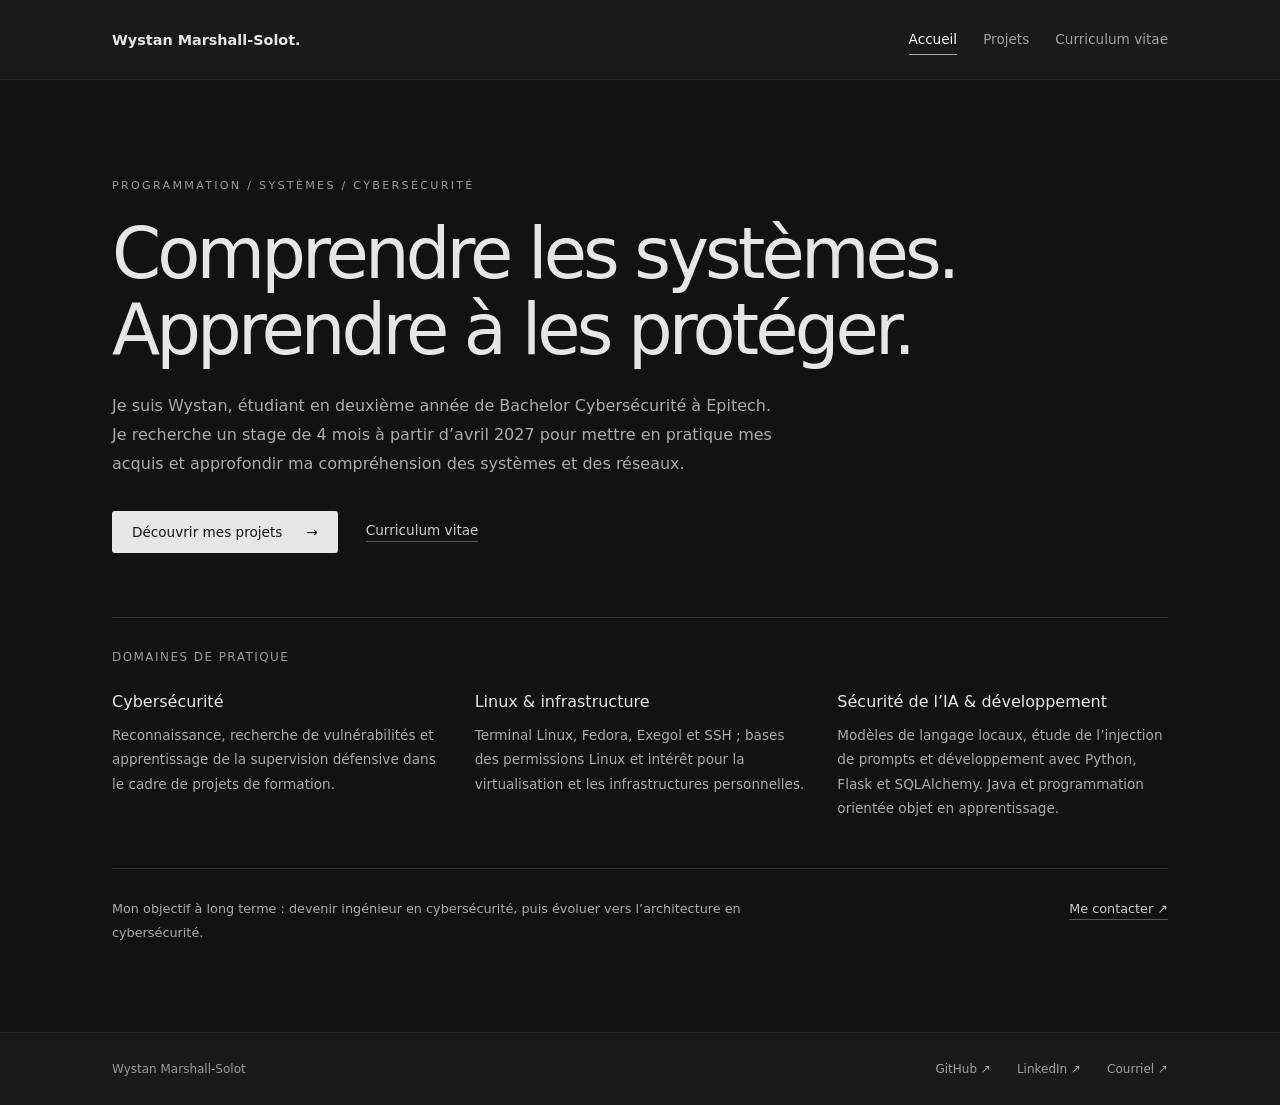
<file: index.html>
<!DOCTYPE html>
<html lang="fr"><head><meta charset="UTF-8"><meta name="viewport" content="width=device-width, initial-scale=1"><meta name="description" content="Étudiant en Bachelor Cybersécurité à Epitech, à la recherche d’un stage de 4 mois dès avril 2027."><title>Portfolio | Wystan Marshall-Solot</title><link rel="stylesheet" href="index.css"></head><body><header><div class="header-inner"><a class="brand" href="index.html">Wystan Marshall-Solot.</a><nav aria-label="Navigation principale"><a href="index.html" aria-current="page">Accueil</a><a href="projects.html">Projets</a><a href="curiculum-vitae.html">Curriculum vitae</a></nav></div></header><main><section class="home-intro"><p class="eyebrow">Programmation / Systèmes / Cybersécurité</p><h1>Comprendre les systèmes.<br>Apprendre à les protéger.</h1><p class="home-description">Je suis Wystan, étudiant en deuxième année de Bachelor Cybersécurité à Epitech. Je recherche un stage de 4 mois à partir d’avril 2027 pour mettre en pratique mes acquis et approfondir ma compréhension des systèmes et des réseaux.</p><div class="home-actions"><a class="button" href="projects.html">Découvrir mes projets <span aria-hidden="true">→</span></a><a class="text-link" href="curiculum-vitae.html">Curriculum vitae</a></div></section><section class="focus-section" aria-labelledby="focus-title"><h2 id="focus-title">Domaines de pratique</h2><div class="focus-grid"><div><h3>Cybersécurité</h3><p>Reconnaissance, recherche de vulnérabilités et apprentissage de la supervision défensive dans le cadre de projets de formation.</p></div><div><h3>Linux &amp; infrastructure</h3><p>Terminal Linux, Fedora, Exegol et SSH ; bases des permissions Linux et intérêt pour la virtualisation et les infrastructures personnelles.</p></div><div><h3>Sécurité de l’IA &amp; développement</h3><p>Modèles de langage locaux, étude de l’injection de prompts et développement avec Python, Flask et SQLAlchemy. Java et programmation orientée objet en apprentissage.</p></div></div></section><div class="career-note"><p>Mon objectif à long terme : devenir ingénieur en cybersécurité, puis évoluer vers l’architecture en cybersécurité.</p><a class="text-link" href="mailto:wystanms@gmail.com">Me contacter ↗</a></div></main><footer><div class="footer-inner"><span>Wystan Marshall-Solot</span><div class="social-links"><a href="https://github.com/Grizzlycraft" target="_blank" rel="noopener noreferrer">GitHub ↗</a><a href="https://www.linkedin.com/in/wystan-marshall-solot-b588853a7/" target="_blank" rel="noopener noreferrer">LinkedIn ↗</a><a href="mailto:wystanms@gmail.com">Courriel ↗</a></div></div></footer></body></html>
</file>
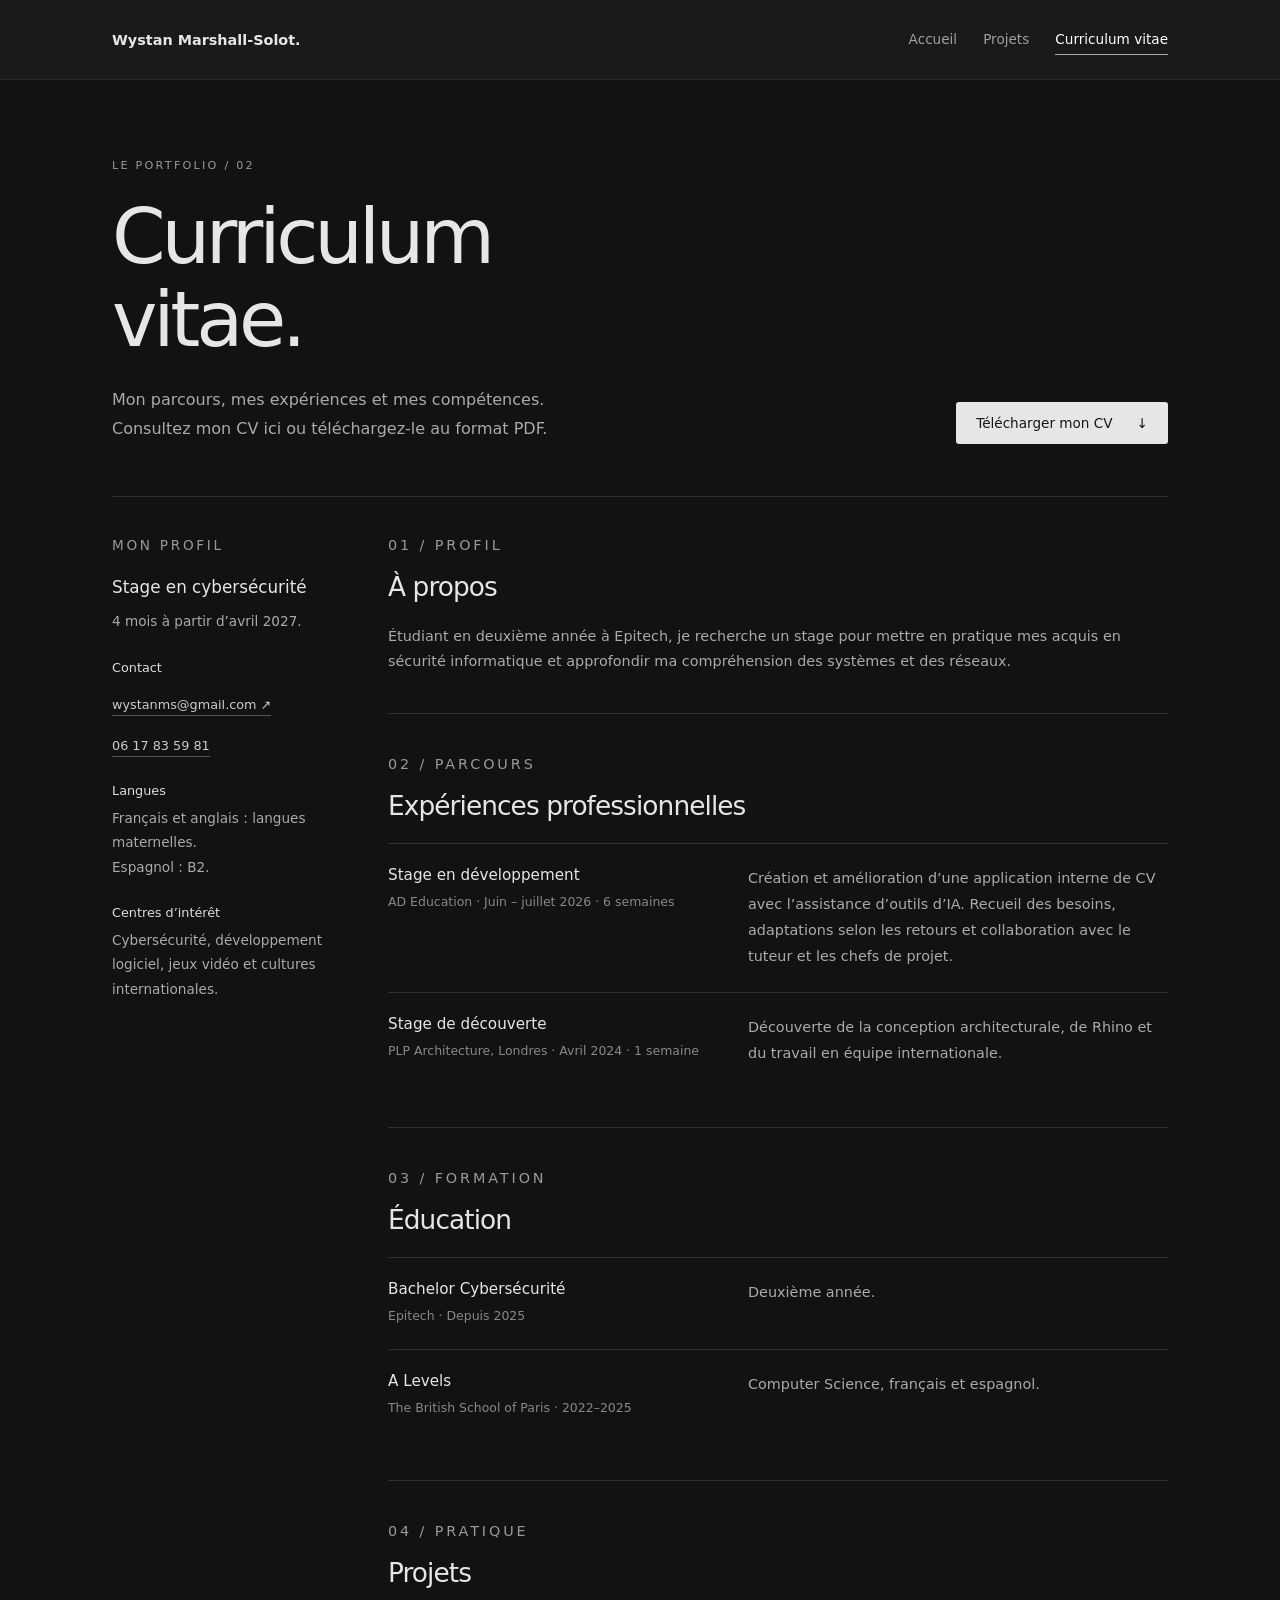
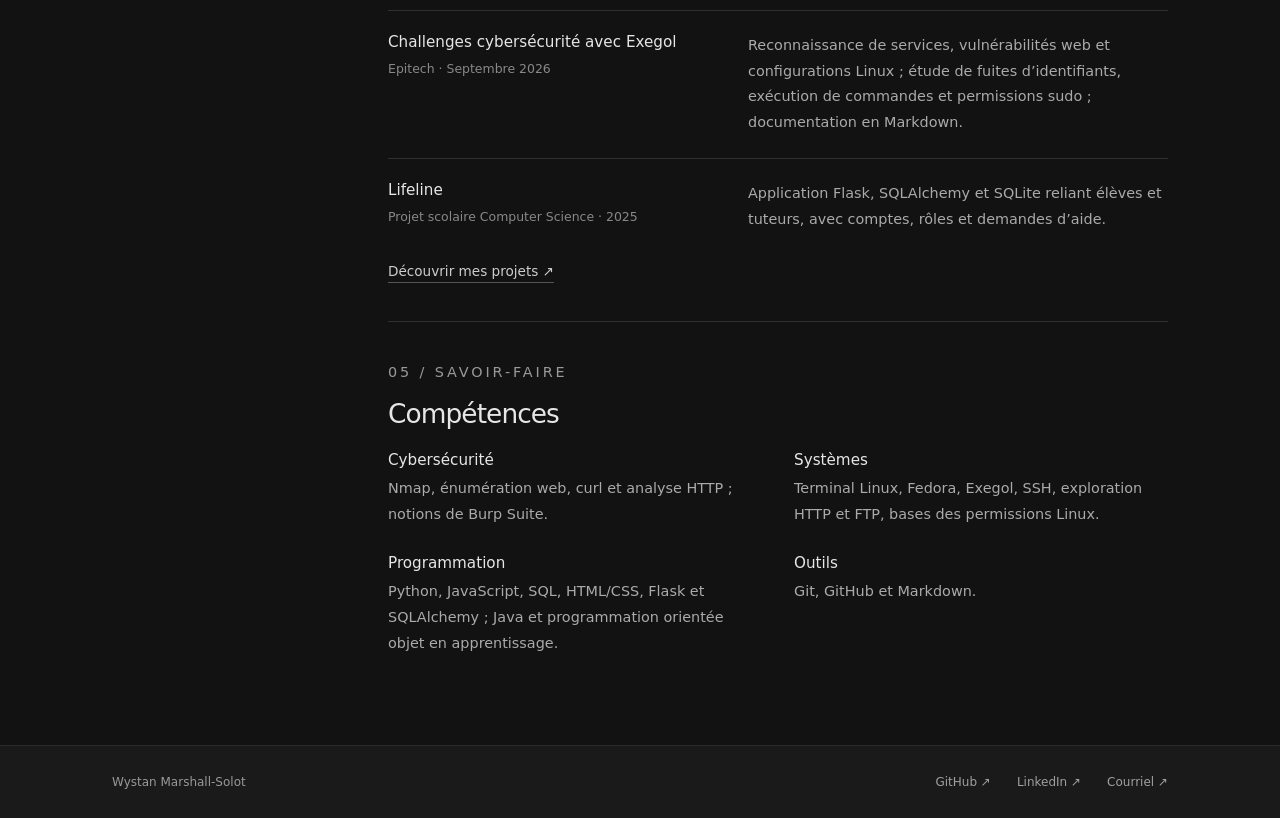
<file: curiculum-vitae.html>
<!DOCTYPE html>
<html lang="fr"><head><meta charset="UTF-8"><meta name="viewport" content="width=device-width, initial-scale=1"><meta name="description" content="Curriculum vitae — Wystan Marshall-Solot."><title>Curriculum vitae | Wystan Marshall-Solot</title><link rel="stylesheet" href="curiculum-vitae.css"></head><body><header><div class="header-inner"><a class="brand" href="index.html">Wystan Marshall-Solot.</a><nav aria-label="Navigation principale"><a href="index.html">Accueil</a><a href="projects.html">Projets</a><a href="curiculum-vitae.html" aria-current="page">Curriculum vitae</a></nav></div></header><main><div class="section-top"><div class="intro"><p class="eyebrow">Le portfolio / 02</p><h1>Curriculum vitae.</h1><p>Mon parcours, mes expériences et mes compétences.<br>Consultez mon CV ici ou téléchargez-le au format PDF.</p></div><a class="button" id="cv-download" href="assets/wystan-marshall-solot-cv.pdf" download="CV-Wystan-Marshall-Solot.pdf">Télécharger mon CV <span aria-hidden="true">↓</span></a></div>
<section class="cv-layout" aria-label="Parcours et comp&eacute;tences">
<aside class="cv-sidebar"><p class="eyebrow">Mon profil</p><h2>Stage en cybers&eacute;curit&eacute;</h2><p>4 mois &agrave; partir d&rsquo;avril 2027.</p><h3>Contact</h3><a class="text-link" href="mailto:wystanms@gmail.com">wystanms@gmail.com &nearr;</a><a class="text-link" href="tel:+33617835981">06 17 83 59 81</a><h3>Langues</h3><p>Fran&ccedil;ais et anglais : langues maternelles.<br>Espagnol : B2.</p><h3>Centres d&rsquo;int&eacute;r&ecirc;t</h3><p>Cybers&eacute;curit&eacute;, d&eacute;veloppement logiciel, jeux vid&eacute;o et cultures internationales.</p></aside>
<div class="cv-content">
<section class="cv-section"><p class="eyebrow">01 / Profil</p><h2>&Agrave; propos</h2><p>&Eacute;tudiant en deuxi&egrave;me ann&eacute;e &agrave; Epitech, je recherche un stage pour mettre en pratique mes acquis en s&eacute;curit&eacute; informatique et approfondir ma compr&eacute;hension des syst&egrave;mes et des r&eacute;seaux.</p></section>
<section class="cv-section"><p class="eyebrow">02 / Parcours</p><h2>Exp&eacute;riences professionnelles</h2><article class="cv-entry"><div><h3>Stage en d&eacute;veloppement</h3><p class="cv-meta">AD Education &middot; Juin &ndash; juillet 2026 &middot; 6 semaines</p></div><p>Cr&eacute;ation et am&eacute;lioration d&rsquo;une application interne de CV avec l&rsquo;assistance d&rsquo;outils d&rsquo;IA. Recueil des besoins, adaptations selon les retours et collaboration avec le tuteur et les chefs de projet.</p></article><article class="cv-entry"><div><h3>Stage de d&eacute;couverte</h3><p class="cv-meta">PLP Architecture, Londres &middot; Avril 2024 &middot; 1 semaine</p></div><p>D&eacute;couverte de la conception architecturale, de Rhino et du travail en &eacute;quipe internationale.</p></article></section>
<section class="cv-section"><p class="eyebrow">03 / Formation</p><h2>&Eacute;ducation</h2><article class="cv-entry"><div><h3>Bachelor Cybers&eacute;curit&eacute;</h3><p class="cv-meta">Epitech &middot; Depuis 2025</p></div><p>Deuxi&egrave;me ann&eacute;e.</p></article><article class="cv-entry"><div><h3>A Levels</h3><p class="cv-meta">The British School of Paris &middot; 2022&ndash;2025</p></div><p>Computer Science, fran&ccedil;ais et espagnol.</p></article></section>
<section class="cv-section"><p class="eyebrow">04 / Pratique</p><h2>Projets</h2><article class="cv-entry"><div><h3>Challenges cybers&eacute;curit&eacute; avec Exegol</h3><p class="cv-meta">Epitech &middot; Septembre 2026</p></div><p>Reconnaissance de services, vuln&eacute;rabilit&eacute;s web et configurations Linux ; &eacute;tude de fuites d&rsquo;identifiants, ex&eacute;cution de commandes et permissions sudo ; documentation en Markdown.</p></article><article class="cv-entry"><div><h3>Lifeline</h3><p class="cv-meta">Projet scolaire Computer Science &middot; 2025</p></div><p>Application Flask, SQLAlchemy et SQLite reliant &eacute;l&egrave;ves et tuteurs, avec comptes, r&ocirc;les et demandes d&rsquo;aide.</p></article><a class="text-link" href="projects.html">D&eacute;couvrir mes projets &nearr;</a></section>
<section class="cv-section"><p class="eyebrow">05 / Savoir-faire</p><h2>Comp&eacute;tences</h2><div class="skills-grid"><div><h3>Cybers&eacute;curit&eacute;</h3><p>Nmap, &eacute;num&eacute;ration web, curl et analyse HTTP ; notions de Burp Suite.</p></div><div><h3>Syst&egrave;mes</h3><p>Terminal Linux, Fedora, Exegol, SSH, exploration HTTP et FTP, bases des permissions Linux.</p></div><div><h3>Programmation</h3><p>Python, JavaScript, SQL, HTML/CSS, Flask et SQLAlchemy ; Java et programmation orient&eacute;e objet en apprentissage.</p></div><div><h3>Outils</h3><p>Git, GitHub et Markdown.</p></div></div></section>
</div></section></main><footer><div class="footer-inner"><span>Wystan Marshall-Solot</span><div class="social-links"><a href="https://github.com/Grizzlycraft" target="_blank" rel="noopener noreferrer">GitHub ↗</a><a href="https://www.linkedin.com/in/wystan-marshall-solot-b588853a7/" target="_blank" rel="noopener noreferrer">LinkedIn ↗</a><a href="mailto:wystanms@gmail.com">Courriel ↗</a></div></div></footer></body></html>
</file>
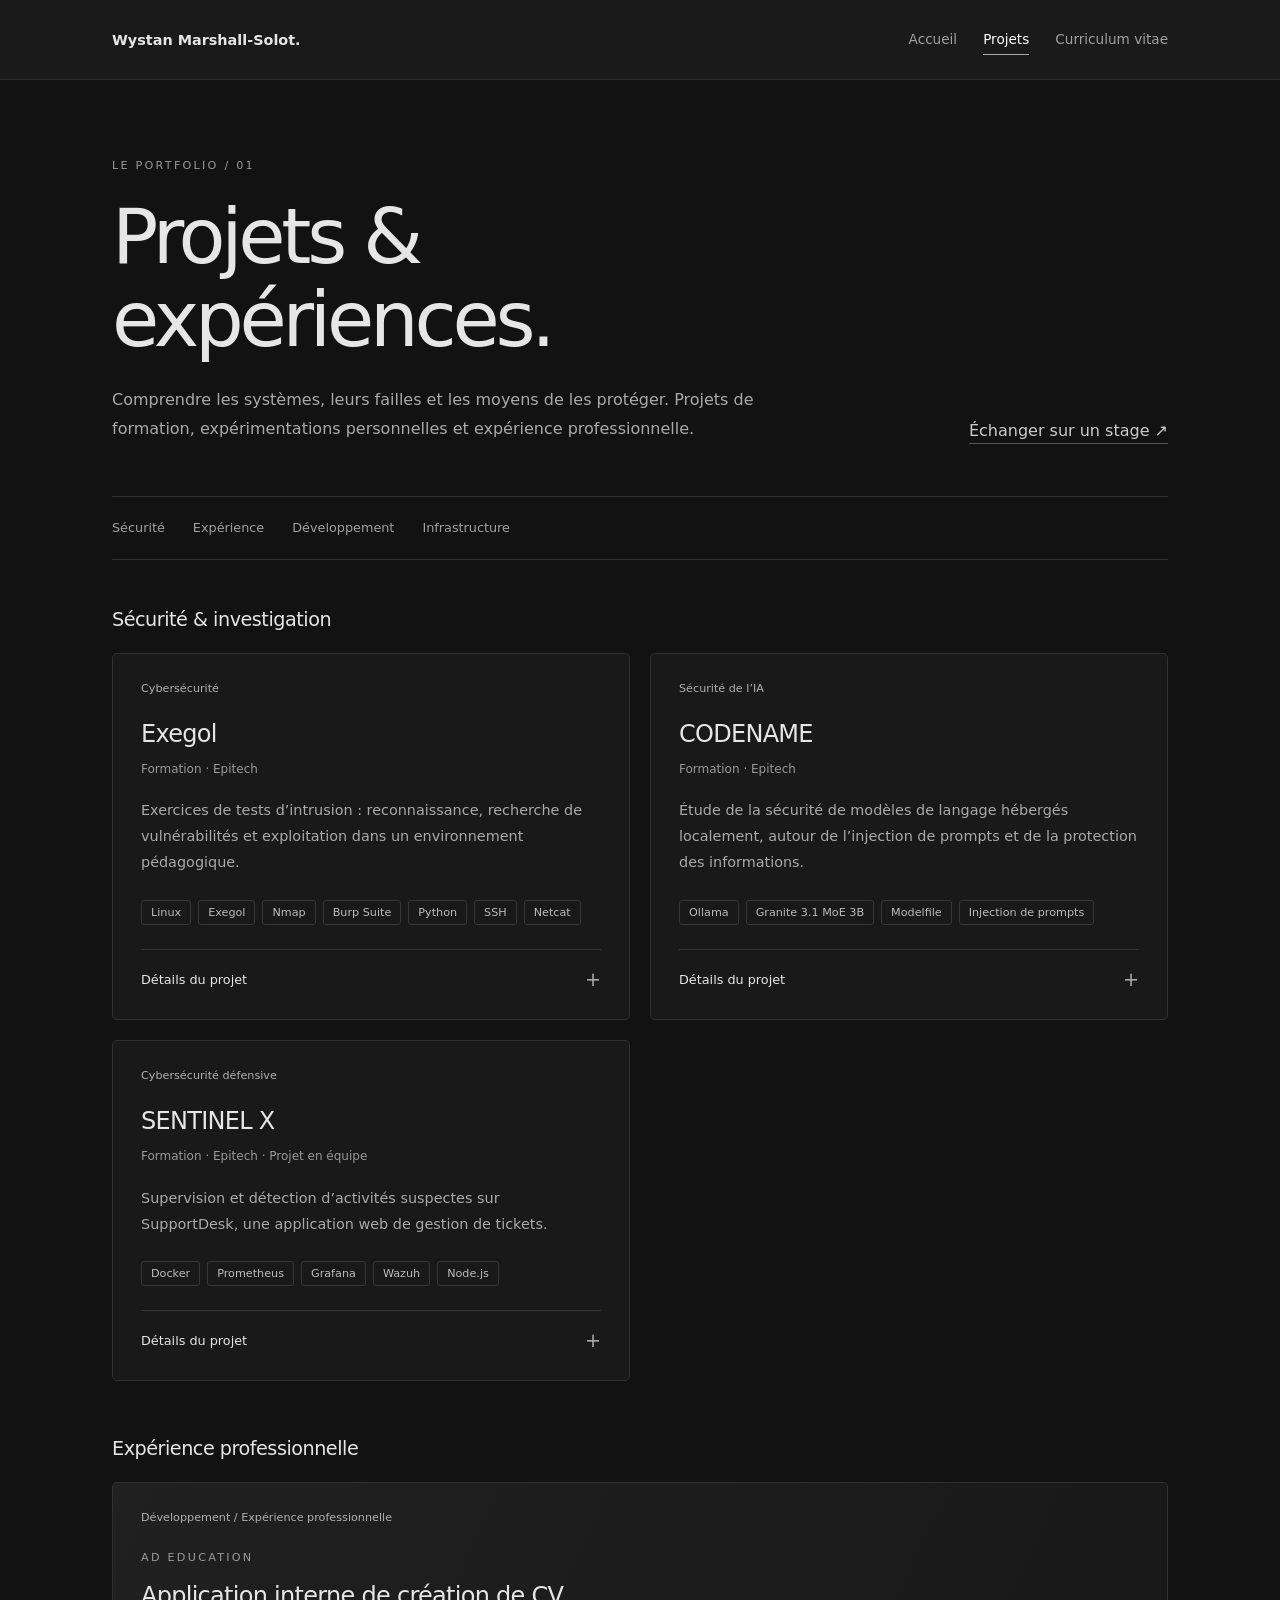
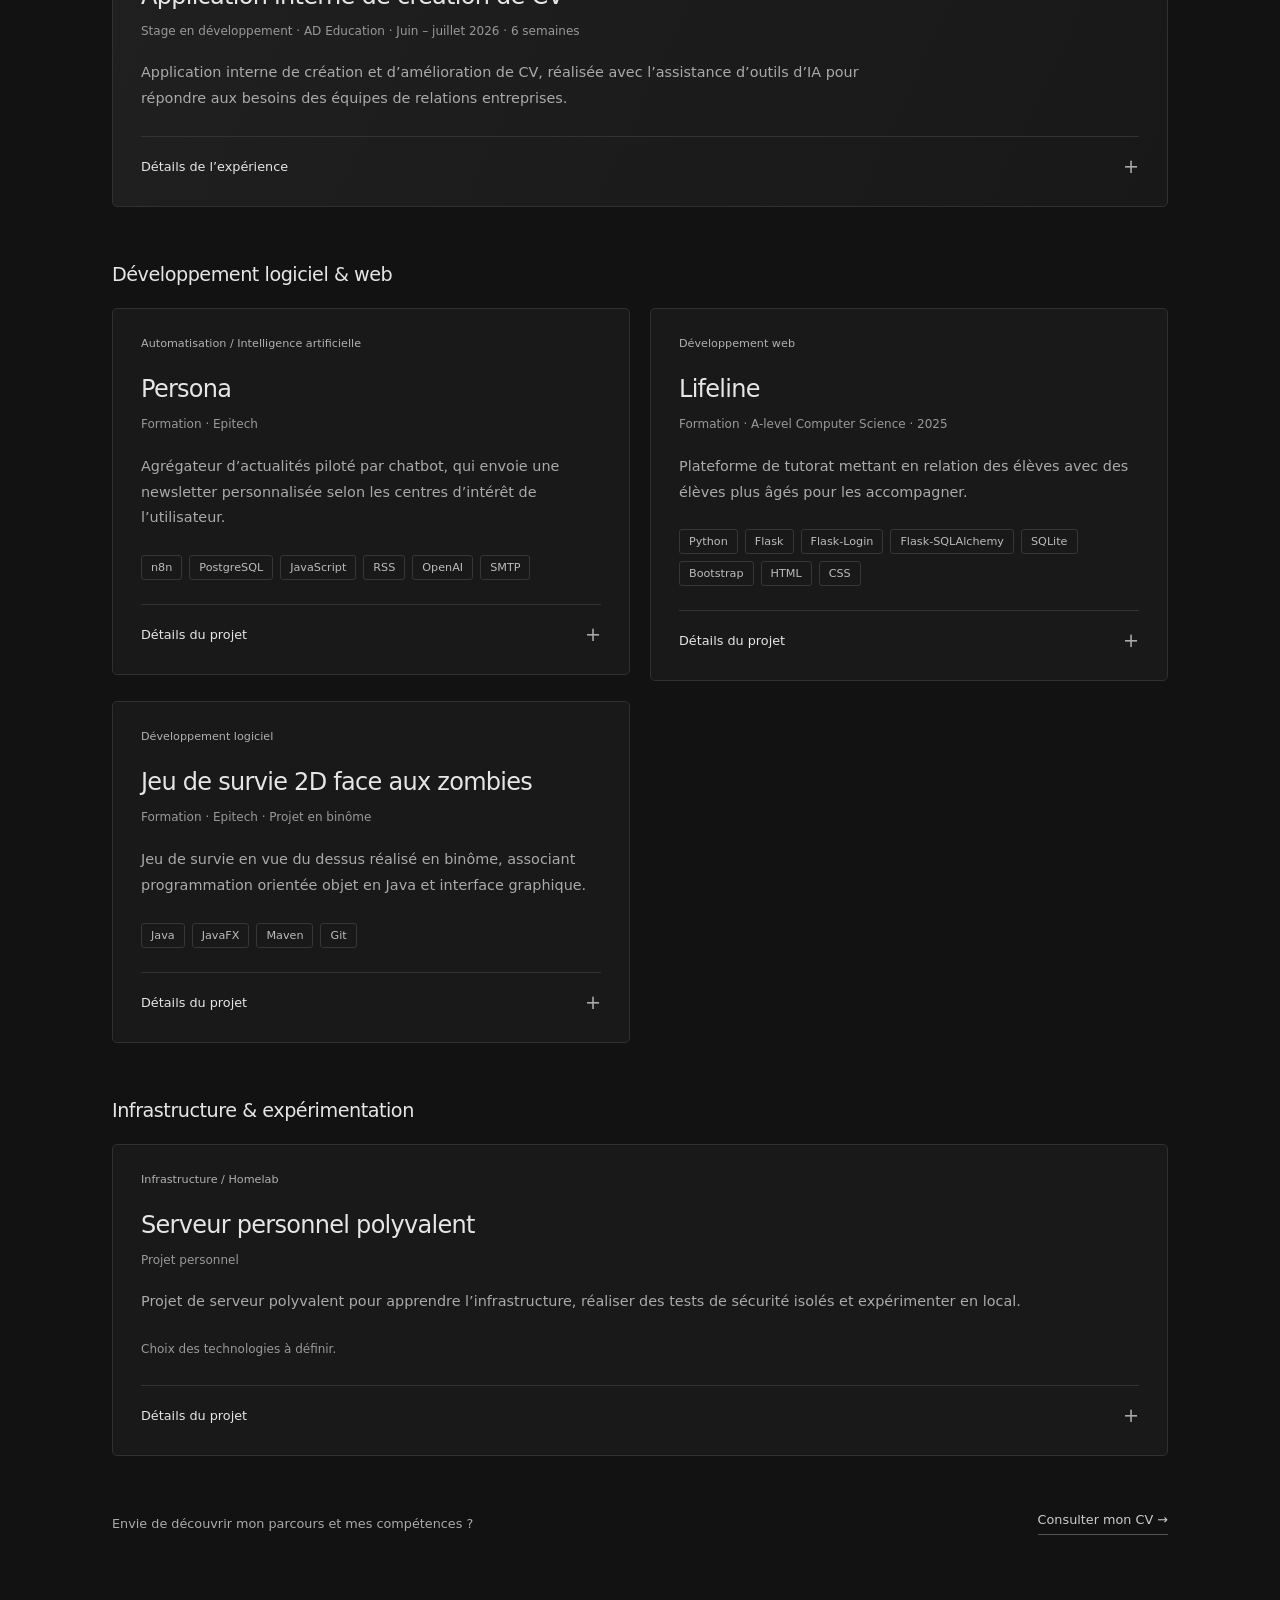
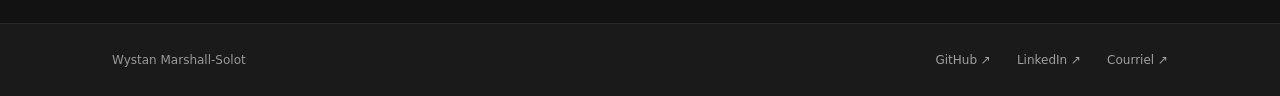
<file: projects.html>
<!DOCTYPE html>
<html lang="fr"><head><meta charset="UTF-8"><meta name="viewport" content="width=device-width, initial-scale=1"><meta name="description" content="Projets de cybersécurité et expériences professionnelles — Wystan Marshall-Solot."><title>Projets | Wystan Marshall-Solot</title><link rel="stylesheet" href="projects.css"></head><body><header><div class="header-inner"><a class="brand" href="index.html">Wystan Marshall-Solot.</a><nav aria-label="Navigation principale"><a href="index.html">Accueil</a><a href="projects.html" aria-current="page">Projets</a><a href="curiculum-vitae.html">Curriculum vitae</a></nav></div></header><main><div class="section-top"><div class="intro"><p class="eyebrow">Le portfolio / 01</p><h1>Projets &amp;<br>expériences.</h1><p>Comprendre les systèmes, leurs failles et les moyens de les protéger. Projets de formation, expérimentations personnelles et expérience professionnelle.</p></div><a class="text-link" href="mailto:wystanms@gmail.com">Échanger sur un stage ↗</a></div>
<nav class="section-nav" aria-label="Dans cette page"><a href="#security">Sécurité</a><a href="#experience">Expérience</a><a href="#development">Développement</a><a href="#infrastructure">Infrastructure</a></nav>
<section class="work-section" id="security" aria-labelledby="security-title"><div class="section-heading"><h2 id="security-title">Sécurité &amp; investigation</h2></div><div class="project-grid"><article class="project-card" id="exegol">
  <div class="card-meta"><span>Cybersécurité</span></div>
  <h3>Exegol</h3><p class="origin">Formation · Epitech</p>
  <p class="card-description">Exercices de tests d’intrusion : reconnaissance, recherche de vulnérabilités et exploitation dans un environnement pédagogique.</p><ul class="tags" aria-label="Technologies"><li>Linux</li><li>Exegol</li><li>Nmap</li><li>Burp Suite</li><li>Python</li><li>SSH</li><li>Netcat</li></ul>
  <details><summary>Détails du projet <span aria-hidden="true">+</span></summary><div class="detail-body"><h4>Pratique et méthodologie</h4><ul><li>Reconnaissance réseau et énumération des services</li><li>Recherche de vulnérabilités dans des applications web</li><li>Exercices d’exploitation et d’élévation de privilèges</li><li>Techniques d’accès à distance avec SSH et Netcat</li><li>Comptes rendus techniques documentant la démarche et les résultats</li></ul></div></details>
</article><article class="project-card" id="codename">
  <div class="card-meta"><span>Sécurité de l’IA</span></div>
  <h3>CODENAME</h3><p class="origin">Formation · Epitech</p>
  <p class="card-description">Étude de la sécurité de modèles de langage hébergés localement, autour de l’injection de prompts et de la protection des informations.</p><ul class="tags" aria-label="Technologies"><li>Ollama</li><li>Granite 3.1 MoE 3B</li><li>Modelfile</li><li>Injection de prompts</li></ul>
  <details><summary>Détails du projet <span aria-hidden="true">+</span></summary><div class="detail-body"><h4>Étude de sécurité</h4><ul><li>Déploiement local de modèles avec Ollama</li><li>Configuration des instructions des modèles avec des Modelfiles</li><li>Tests des règles d’authentification et de protection des informations</li><li>Conception d’attaques par injection de prompts</li><li>Étude de l’usurpation de rôle, de la manipulation par exemples, de l’encodage et d’autres techniques de contournement</li></ul></div></details>
</article><article class="project-card" id="sentinel-x">
  <div class="card-meta"><span>Cybers&eacute;curit&eacute; d&eacute;fensive</span></div>
  <h3>SENTINEL X</h3><p class="origin">Formation &middot; Epitech &middot; Projet en &eacute;quipe</p>
  <p class="card-description">Supervision et d&eacute;tection d&rsquo;activit&eacute;s suspectes sur SupportDesk, une application web de gestion de tickets.</p><ul class="tags" aria-label="Technologies"><li>Docker</li><li>Prometheus</li><li>Grafana</li><li>Wazuh</li><li>Node.js</li></ul>
  <details><summary>D&eacute;tails du projet <span aria-hidden="true">+</span></summary><div class="detail-body"><h4>Blue Team et d&eacute;tection</h4><p>Au sein de l&rsquo;&eacute;quipe, je me suis concentr&eacute; sur la d&eacute;tection et la s&eacute;curit&eacute; d&eacute;fensive.</p><ul><li>Analyse des journaux structur&eacute;s et mise en place de r&egrave;gles de d&eacute;tection avec Wazuh</li><li>Supervision des m&eacute;triques avec Prometheus et Grafana</li><li>&Eacute;tude de sc&eacute;narios d&rsquo;attaque, dont le brute force, la SSRF et les abus d&rsquo;export</li><li>Validation des alertes et analyse des faux positifs</li></ul></div></details>
</article></div></section>
<section class="work-section" id="experience" aria-labelledby="experience-title"><div class="section-heading"><h2 id="experience-title">Expérience professionnelle</h2></div><article class="project-card experience-card" id="ad-education"><div class="card-meta"><span>Développement / Expérience professionnelle</span></div><p class="eyebrow company">AD Education</p><h3>Application interne de création de CV</h3><p class="origin">Stage en développement · AD Education · Juin – juillet 2026 · 6 semaines</p><p class="card-description">Application interne de création et d’amélioration de CV, réalisée avec l’assistance d’outils d’IA pour répondre aux besoins des équipes de relations entreprises.</p><details><summary>Détails de l’expérience <span aria-hidden="true">+</span></summary><div class="detail-body"><h4>Contexte professionnel</h4><p>Recueil des besoins utilisateurs, adaptations selon leurs retours et collaboration avec mon tuteur et les chefs de projet. Cette expérience m’a appris à relier le développement d’une application à un besoin métier concret.</p></div></details></article></section>
<section class="work-section" id="development" aria-labelledby="development-title"><div class="section-heading"><h2 id="development-title">Développement logiciel &amp; web</h2></div><div class="project-grid"><article class="project-card" id="persona">
  <div class="card-meta"><span>Automatisation / Intelligence artificielle</span></div>
  <h3>Persona</h3><p class="origin">Formation &middot; Epitech</p>
  <p class="card-description">Agr&eacute;gateur d&rsquo;actualit&eacute;s pilot&eacute; par chatbot, qui envoie une newsletter personnalis&eacute;e selon les centres d&rsquo;int&eacute;r&ecirc;t de l&rsquo;utilisateur.</p><ul class="tags" aria-label="Technologies"><li>n8n</li><li>PostgreSQL</li><li>JavaScript</li><li>RSS</li><li>OpenAI</li><li>SMTP</li></ul>
  <details><summary>D&eacute;tails du projet <span aria-hidden="true">+</span></summary><div class="detail-body"><h4>Automatisation et personnalisation</h4><ul><li>Inscription et connexion par code envoy&eacute; par courriel, avec gestion des sessions</li><li>Collecte de flux RSS, filtrage par centres d&rsquo;int&eacute;r&ecirc;t et suppression des doublons</li><li>Classement et r&eacute;sum&eacute; des articles par IA, avec solution de repli sans IA</li><li>Envoi de newsletters HTML selon la fr&eacute;quence, l&rsquo;heure et le fuseau choisis</li><li>Gestion des pr&eacute;f&eacute;rences, du d&eacute;sabonnement et de la suppression du compte</li></ul></div></details>
</article><article class="project-card" id="lifeline">
  <div class="card-meta"><span>Développement web</span></div>
  <h3>Lifeline</h3><p class="origin">Formation · A-level Computer Science · 2025</p>
  <p class="card-description">Plateforme de tutorat mettant en relation des élèves avec des élèves plus âgés pour les accompagner.</p><ul class="tags" aria-label="Technologies"><li>Python</li><li>Flask</li><li>Flask-Login</li><li>Flask-SQLAlchemy</li><li>SQLite</li><li>Bootstrap</li><li>HTML</li><li>CSS</li></ul>
  <details><summary>Détails du projet <span aria-hidden="true">+</span></summary><div class="detail-body"><h4>Développement de l’application</h4><ul><li>Développement du backend avec Python et Flask</li><li>Authentification des utilisateurs et gestion des sessions</li><li>Intégration d’une base de données relationnelle</li><li>Interfaces web pour les élèves et les tuteurs</li></ul></div></details>
</article><article class="project-card" id="zombie-survival">
  <div class="card-meta"><span>Développement logiciel</span></div>
  <h3>Jeu de survie 2D face aux zombies</h3><p class="origin">Formation · Epitech · Projet en binôme</p>
  <p class="card-description">Jeu de survie en vue du dessus réalisé en binôme, associant programmation orientée objet en Java et interface graphique.</p><ul class="tags" aria-label="Technologies"><li>Java</li><li>JavaFX</li><li>Maven</li><li>Git</li></ul>
  <details><summary>Détails du projet <span aria-hidden="true">+</span></summary><div class="detail-body"><h4>Axes de développement</h4><ul><li>Programmation orientée objet en Java</li><li>Développement d’une application graphique avec JavaFX</li><li>Systèmes d’inventaire et d’exploration</li><li>Conception du jeu en chapitres</li><li>Développement collaboratif avec Git</li></ul></div></details>
</article></div></section><section class="work-section" id="infrastructure" aria-labelledby="infrastructure-title"><div class="section-heading"><h2 id="infrastructure-title">Infrastructure &amp; expérimentation</h2></div><article class="project-card" id="homelab">
  <div class="card-meta"><span>Infrastructure / Homelab</span></div>
  <h3>Serveur personnel polyvalent</h3><p class="origin">Projet personnel</p>
  <p class="card-description">Projet de serveur polyvalent pour apprendre l’infrastructure, réaliser des tests de sécurité isolés et expérimenter en local.</p><p class="stack-pending">Choix des technologies à définir.</p>
  <details><summary>Détails du projet <span aria-hidden="true">+</span></summary><div class="detail-body"><h4>Usages envisagés</h4><p>Les éléments ci-dessous sont des usages envisagés.</p><ul><li>Virtualisation et tests de cybersécurité en environnement isolé</li><li>Hébergement de serveurs de jeux</li><li>Stockage en réseau (NAS)</li><li>Accès à distance</li><li>Expérimentation locale avec l’IA</li></ul></div></details>
</article></section><div class="bottom-note"><p>Envie de découvrir mon parcours et mes compétences ?</p><a class="text-link" href="curiculum-vitae.html">Consulter mon CV →</a></div></main><footer><div class="footer-inner"><span>Wystan Marshall-Solot</span><div class="social-links"><a href="https://github.com/Grizzlycraft" target="_blank" rel="noopener noreferrer">GitHub ↗</a><a href="https://www.linkedin.com/in/wystan-marshall-solot-b588853a7/" target="_blank" rel="noopener noreferrer">LinkedIn ↗</a><a href="mailto:wystanms@gmail.com">Courriel ↗</a></div></div></footer></body></html>
</file>
<file: index.css>
@import url("shared.css");
.home-intro{padding:20px 0 64px}
.home-intro h1{font-size:clamp(2.5rem,6vw,4.4rem);max-width:920px}
.home-description{max-width:660px}
.home-actions{display:flex;align-items:center;flex-wrap:wrap;gap:28px;margin-top:32px;font-size:.85rem}
.focus-section{border-top:1px solid #303030;padding-top:32px}
.focus-section h2{font-size:.75rem;letter-spacing:.12em;text-transform:uppercase;color:#999;font-weight:400;margin:0 0 28px}
.focus-grid{display:grid;grid-template-columns:repeat(3,minmax(0,1fr));gap:32px}
.focus-grid h3{font-size:1rem;font-weight:500;margin:0 0 12px}
.focus-grid p{font-size:.85rem}
.career-note{margin-top:48px;padding-top:28px;border-top:1px solid #303030;display:flex;justify-content:space-between;align-items:baseline;gap:32px;font-size:.8rem}
.career-note p{max-width:650px}
.career-note a{white-space:nowrap}
@media(max-width:760px){.focus-grid{grid-template-columns:1fr;gap:26px}.career-note{flex-direction:column;gap:18px}.home-intro{padding-top:0}}
</file>
<file: curiculum-vitae.css>
@import url("shared.css");
.cv-sidebar h3{font-size:.8rem;font-weight:500;margin:26px 0 8px;color:#ddd}
.cv-content{min-width:0}.cv-section{padding-bottom:38px;margin-bottom:38px;border-bottom:1px solid #303030}.cv-section:last-child{border:0;margin-bottom:0;padding-bottom:0}.cv-section .eyebrow{margin-bottom:12px}.cv-section h2{font-size:1.65rem;letter-spacing:-.035em;font-weight:500;margin:0 0 22px}.cv-section p{font-size:.9rem}.cv-entry{display:grid;grid-template-columns:minmax(0,1fr) minmax(0,1.25fr);gap:24px;padding:22px 0;border-top:1px solid #303030}.cv-entry h3,.skills-grid h3{font-size:.95rem;font-weight:500;margin:0 0 7px}.cv-entry .cv-meta{font-size:.78rem;color:#888}.skills-grid{display:grid;grid-template-columns:repeat(2,minmax(0,1fr));gap:26px 32px}.cv-section>.text-link{display:inline-block;font-size:.85rem;margin-top:8px}@media(max-width:640px){.cv-entry{grid-template-columns:1fr;gap:10px}.skills-grid{grid-template-columns:1fr;gap:22px}}
</file>
<file: projects.css>
@import url("shared.css");

.intro{max-width:650px}
.section-nav{display:flex;flex-wrap:wrap;gap:12px 28px;border-top:1px solid #303030;border-bottom:1px solid #303030;padding:16px 0;margin-bottom:48px}
.section-nav a{font-size:.8rem}
.work-section{margin:0 0 56px;scroll-margin-top:24px}
.section-heading{display:flex;justify-content:space-between;align-items:baseline;gap:20px;margin-bottom:22px}
.section-heading h2{font-size:1.2rem;font-weight:500;letter-spacing:-.025em;margin:0}
.section-heading>span{font-size:.7rem;color:#888;white-space:nowrap}
.project-grid{display:grid;grid-template-columns:repeat(2,minmax(0,1fr));gap:20px;align-items:start}
.project-card{min-width:0;background:#191919;border:1px solid #303030;border-radius:5px;padding:28px}
.project-card:target{border-color:#999}
.card-meta{display:flex;justify-content:space-between;align-items:center;gap:12px;margin-bottom:24px;color:#b1b1b1;font-size:.7rem}
.project-card h3{font-weight:500;letter-spacing:-.03em;font-size:1.5rem;line-height:1.25;margin:0 0 10px}
.origin{font-size:.75rem;color:#999;margin-bottom:18px}
.card-description{font-size:.9rem}
.tags{display:flex;flex-wrap:wrap;gap:7px;list-style:none;margin:24px 0;padding:0}
.tags li{font-size:.7rem;color:#bcbcbc;border:1px solid #363636;padding:5px 9px;border-radius:3px}
.stack-pending{font-size:.75rem;margin:24px 0;color:#999}
details{border-top:1px solid #333;margin-top:24px}
summary{cursor:pointer;font-size:.8rem;padding:18px 0 0;display:flex;align-items:center;justify-content:space-between;gap:20px;list-style:none}
summary::-webkit-details-marker{display:none}
summary:focus-visible{outline:2px solid #ddd;outline-offset:5px}
summary span{font-size:1.2rem;color:#aaa}
details[open] summary span{transform:rotate(45deg)}
.detail-body{padding-top:20px;font-size:.85rem;color:#aaa;line-height:1.8}
.detail-body h4{font-size:.8rem;color:#ddd;font-weight:500;margin:0 0 10px}
.detail-body ul{padding-left:18px;margin:12px 0 0}
.detail-body li+li{margin-top:8px}
.experience-card{background:linear-gradient(115deg,#202020,#181818)}
.experience-card .card-description,.experience-card .detail-body{max-width:740px}
.company{margin-bottom:12px}
@media(max-width:760px){.project-grid{grid-template-columns:1fr}.project-card{padding:24px}.section-heading h2{font-size:1.05rem}}
@media(prefers-reduced-motion:no-preference){.project-card{transition:border-color .18s ease}.project-card:hover{border-color:#555}}

.card-meta{flex-wrap:wrap} .project-card h3{overflow-wrap:anywhere}
</file>
